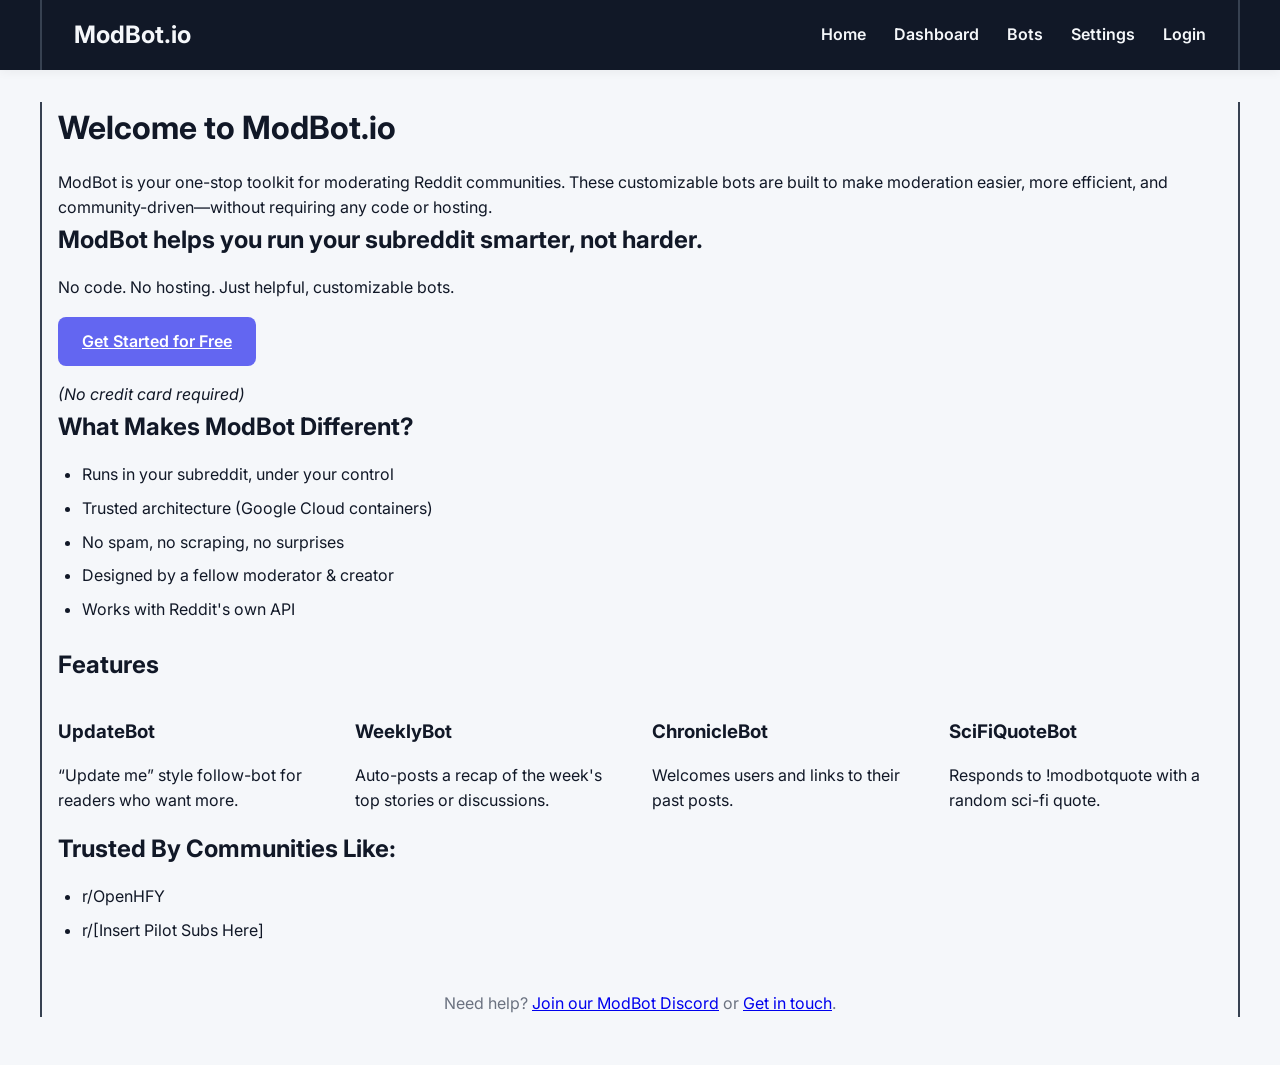
<file: index.html>
<!DOCTYPE html>
<html lang="en">
<head>
  <meta charset="UTF-8" />
  <meta name="viewport" content="width=device-width, initial-scale=1.0"/>
  <title>ModBot.io – Home</title>
  <link rel="stylesheet" href="styles.css"/>
</head>
<body>
  <header>
    <nav class="container">
      <strong>ModBot.io</strong>
      <div class="nav-links">
        <a href="index.html">Home</a>
        <a href="dashboard.html">Dashboard</a>
        <a href="bots.html">Bots</a>
        <a href="settings.html">Settings</a>
        <a href="login.html">Login</a>
      </div>
    </nav>
  </header>

  <main class="container">
    <h1>Welcome to ModBot.io</h1>
    <p>ModBot is your one-stop toolkit for moderating Reddit communities. These customizable bots are built to make moderation easier, more efficient, and community-driven—without requiring any code or hosting.</p>

    <h2>ModBot helps you run your subreddit smarter, not harder.</h2>
    <p>No code. No hosting. Just helpful, customizable bots.</p>

    <a href="free-trial.html" class="button" style="margin: 1em 0;">
      Get Started for Free
    </a>
    <p><em>(No credit card required)</em></p>

    <h2>What Makes ModBot Different?</h2>
    <ul>
      <li>Runs in your subreddit, under your control</li>
      <li>Trusted architecture (Google Cloud containers)</li>
      <li>No spam, no scraping, no surprises</li>
      <li>Designed by a fellow moderator & creator</li>
      <li>Works with Reddit's own API</li>
    </ul>

    <h2>Features</h2>
    <div class="bots">
      <div class="bot"><h3>UpdateBot</h3><p>“Update me” style follow-bot for readers who want more.</p></div>
      <div class="bot"><h3>WeeklyBot</h3><p>Auto-posts a recap of the week's top stories or discussions.</p></div>
      <div class="bot"><h3>ChronicleBot</h3><p>Welcomes users and links to their past posts.</p></div>
      <div class="bot"><h3>SciFiQuoteBot</h3><p>Responds to !modbotquote with a random sci-fi quote.</p></div>
    </div>
    <h2></h2>
    <h2>Trusted By Communities Like:</h2>
    <ul>
      <li>r/OpenHFY</li>
      <li>r/[Insert Pilot Subs Here]</li>
    </ul>

    <footer style="margin-top: 3em;">
      <p>Need help? <a href="#">Join our ModBot Discord</a> or <a href="#">Get in touch</a>.</p>
    </footer>
  </main>
</body>
</html>
</file>
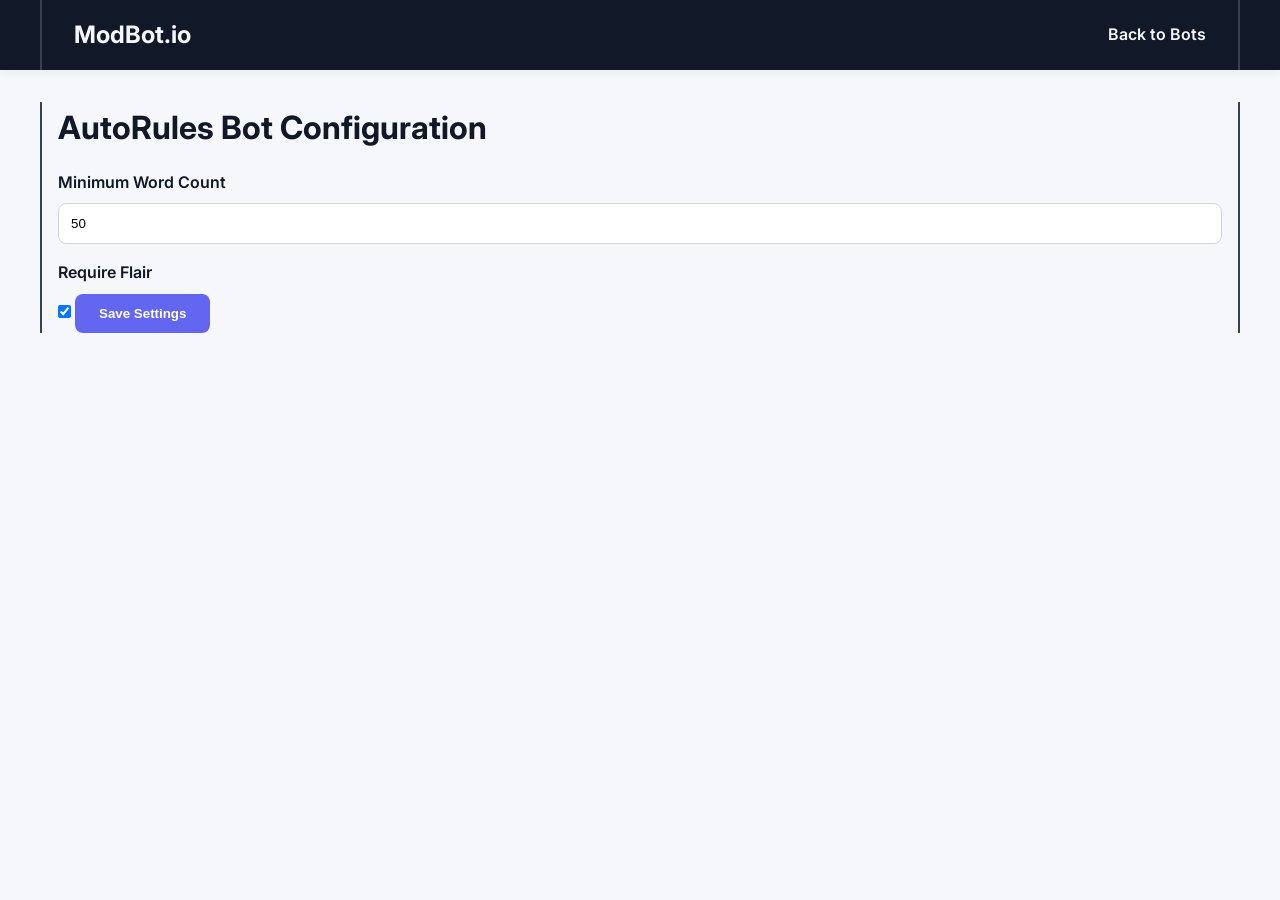
<file: autorulesbot.html>
<!DOCTYPE html>
<html lang="en">
<head>
  <meta charset="UTF-8" />
  <meta name="viewport" content="width=device-width, initial-scale=1.0" />
  <title>Configure AutoRules Bot</title>
  <link rel="stylesheet" href="styles.css" />
</head>
<body>
<header>
  <nav class="container">
    <div class="logo"><strong>ModBot.io</strong></div>
    <div class="nav-links">
      <a href="bots.html">Back to Bots</a>
    </div>
  </nav>
</header>
<main class="container">
  <h1>AutoRules Bot Configuration</h1>
  <form>
    <label for="min-words">Minimum Word Count</label>
    <input type="number" id="min-words" value="50" />
    <label for="require-flair">Require Flair</label>
    <input type="checkbox" id="require-flair" checked />
    <button type="submit" class="button">Save Settings</button>
  </form>
</main>
</body>
</html>
</file>
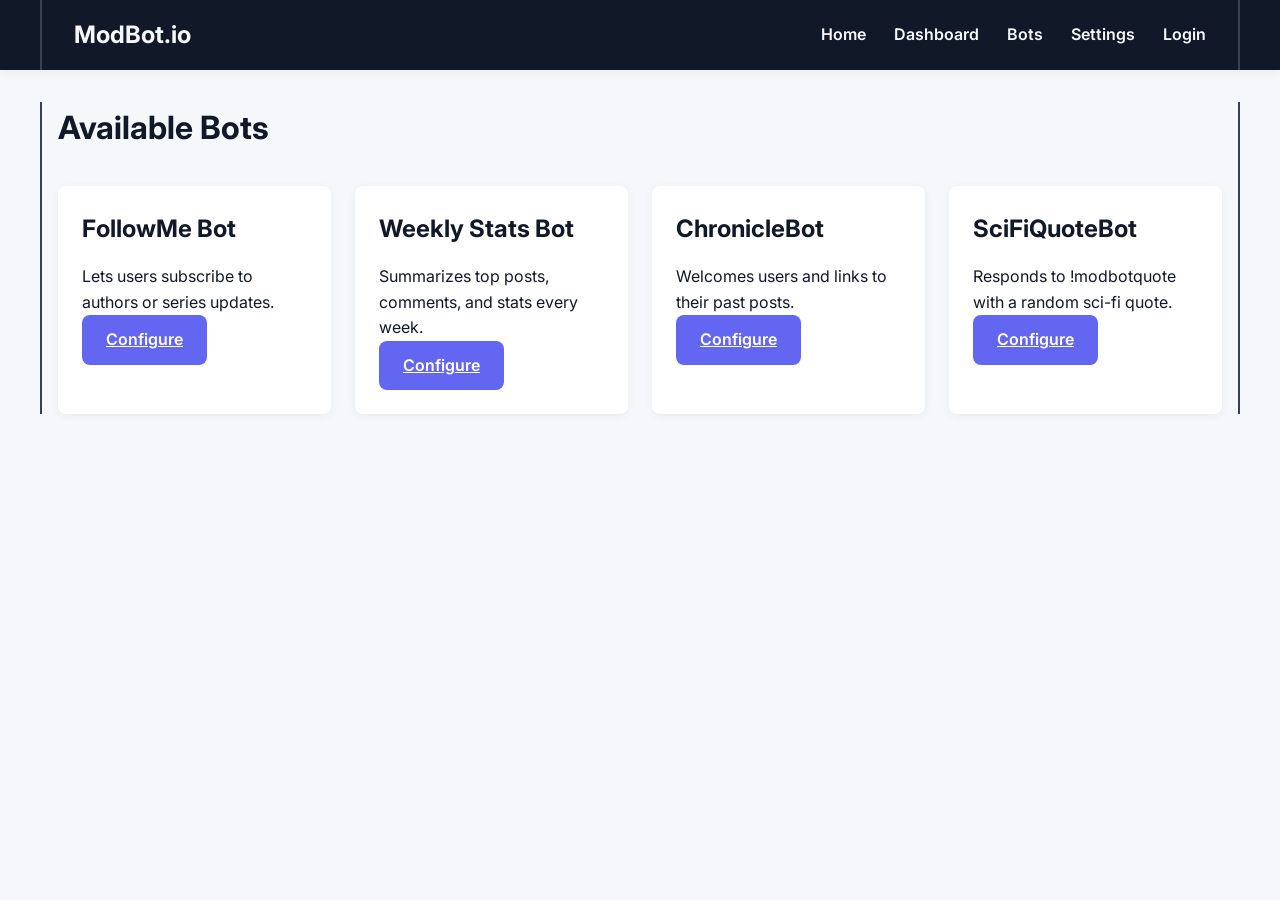
<file: bots.html>
<!DOCTYPE html>
<html lang="en">
<head>
  <meta charset="UTF-8" />
  <meta name="viewport" content="width=device-width, initial-scale=1.0" />
  <title>ModBot.io - Bots</title>
  <link rel="stylesheet" href="styles.css" />
</head>
<body>
<header>
  <nav class="container">
    <div class="logo"><strong>ModBot.io</strong></div>
    <div class="nav-links">
      <a href="index.html">Home</a>
      <a href="dashboard.html">Dashboard</a>
      <a href="bots.html">Bots</a>
      <a href="settings.html">Settings</a>
      <a href="login.html">Login</a>
    </div>
  </nav>
</header>
<main class="container">
  <h1>Available Bots</h1>
  <div class="bots">
    <div class="bot-card">
      <h2>FollowMe Bot</h2>
      <p>Lets users subscribe to authors or series updates.</p>
      <a href="updatebot.html" class="button">Configure</a>
    </div>
    <div class="bot-card">
      <h2>Weekly Stats Bot</h2>
      <p>Summarizes top posts, comments, and stats every week.</p>
      <a href="weeklybot.html" class="button">Configure</a>
    </div>
    <div class="bot-card">
      <h2>ChronicleBot</h2>
      <p>Welcomes users and links to their past posts.</p>
      <a href="chroniclebot.html" class="button">Configure</a>
    </div>
    <div class="bot-card">
      <h2>SciFiQuoteBot</h2>
      <p>Responds to !modbotquote with a random sci-fi quote.</p>
      <a href="Scifiquotebot.html" class="button">Configure</a>
    </div>
  </div>
</main>
</body>
</html>
</file>
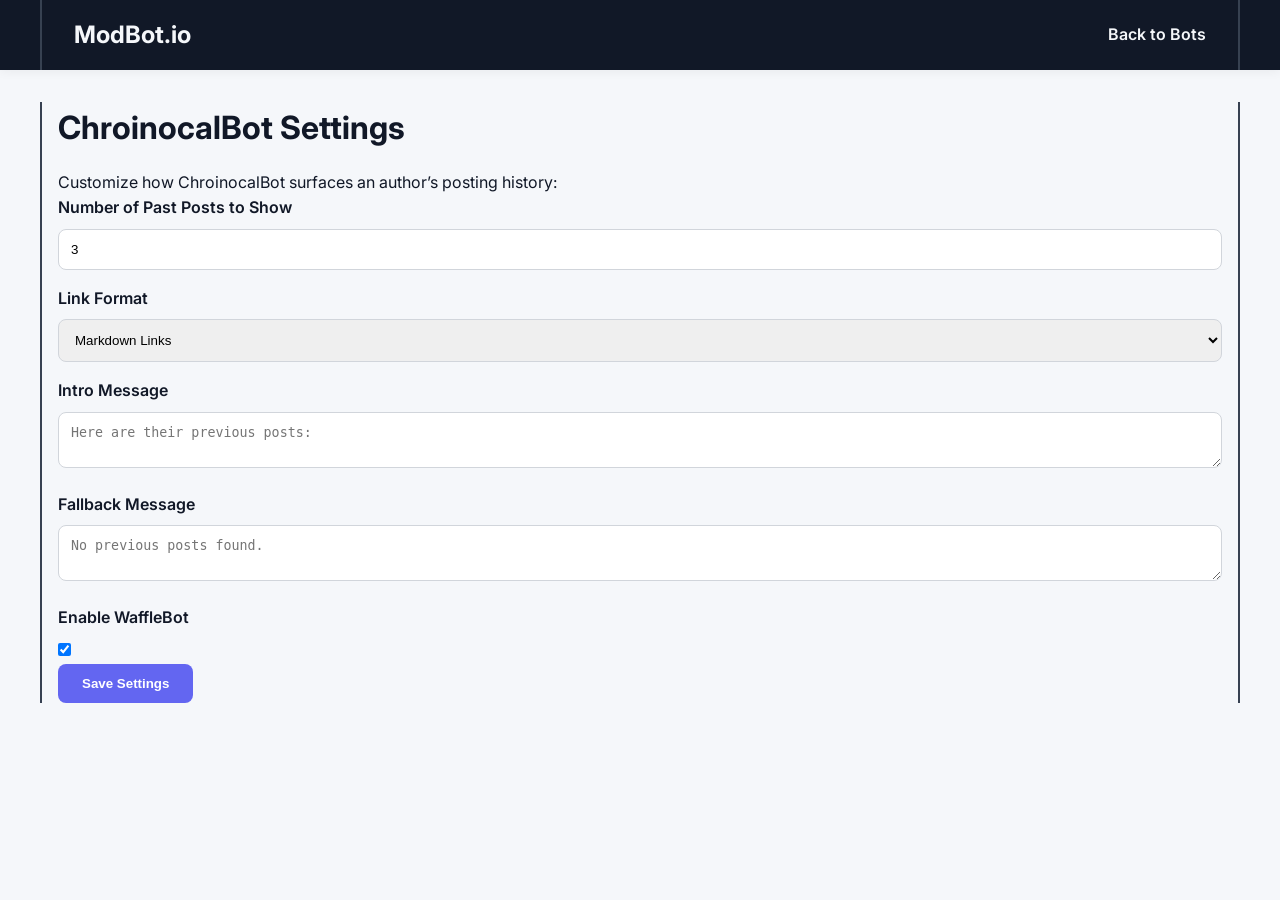
<file: chroniclebot.html>
<!DOCTYPE html>
<html lang="en">
<head>
  <meta charset="UTF-8" />
  <meta name="viewport" content="width=device-width, initial-scale=1.0" />
  <title>Configure WaffleBot</title>
  <link rel="stylesheet" href="styles.css" />
</head>
<body>
<header>
  <nav class="container">
    <strong>ModBot.io</strong>
    <div class="nav-links">
      <a href="bots.html">Back to Bots</a>
    </div>
  </nav>
</header>
<main class="container">
  <h1>ChroinocalBot Settings</h1>
  <p>Customize how ChroinocalBot surfaces an author’s posting history:</p>
  <form>
    <label for="history-limit">Number of Past Posts to Show</label>
    <input type="number" id="history-limit" value="3" />

    <label for="link-format">Link Format</label>
    <select id="link-format">
      <option>Markdown Links</option>
      <option>Plain URLs</option>
    </select>

    <label for="intro-message">Intro Message</label>
    <textarea id="intro-message" placeholder="Here are their previous posts:"></textarea>

    <label for="fallback-message">Fallback Message</label>
    <textarea id="fallback-message" placeholder="No previous posts found."></textarea>

    <div>
      <label for="enable-wafflebot">Enable WaffleBot</label>
      <input type="checkbox" id="enable-wafflebot" checked />
    </div>

    <button type="submit" class="button">Save Settings</button>
  </form>
</main>
</body>
</html>
</file>
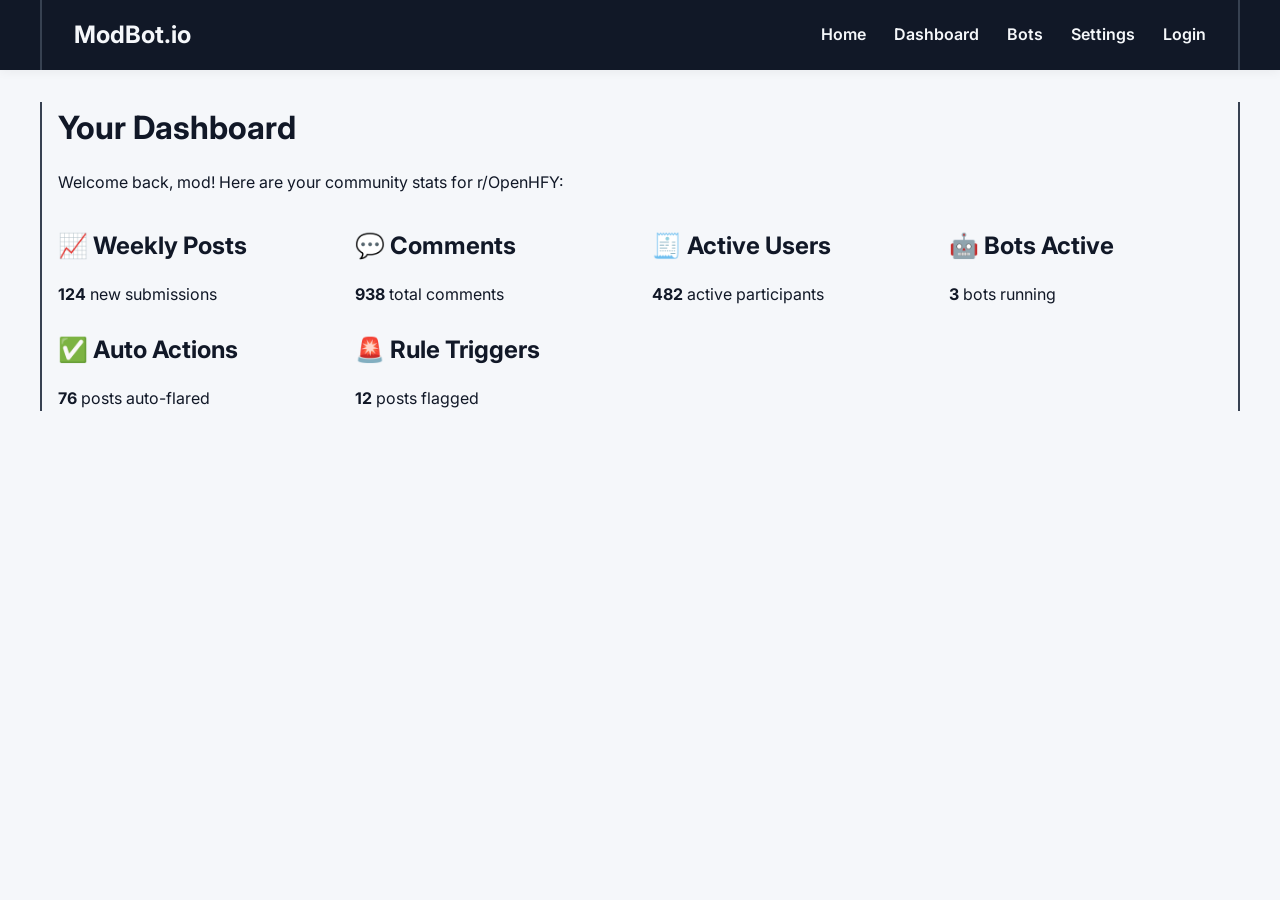
<file: dashboard.html>
<!DOCTYPE html>
<html>
<head>
  <title>Dashboard</title>
  <link rel="stylesheet" href="styles.css">
</head>
<body>
  <header>
    <nav class="container">
      <div class="logo"><strong>ModBot.io</strong></div>
      <div class="nav-links">
        <a href="index.html">Home</a>
        <a href="dashboard.html">Dashboard</a>
        <a href="bots.html">Bots</a>
        <a href="settings.html">Settings</a>
        <a href="login.html">Login</a>
      </div>
    </nav>
  </header>

<main class="container">
  <h1>Your Dashboard</h1>
  <p>Welcome back, mod! Here are your community stats for r/OpenHFY:</p>

  <section class="dashboard-stats">
    <div class="stat-box">
      <h2>📈 Weekly Posts</h2>
      <p><strong>124</strong> new submissions</p>
    </div>
    <div class="stat-box">
      <h2>💬 Comments</h2>
      <p><strong>938</strong> total comments</p>
    </div>
    <div class="stat-box">
      <h2>🧾 Active Users</h2>
      <p><strong>482</strong> active participants</p>
    </div>
    <div class="stat-box">
      <h2>🤖 Bots Active</h2>
      <p><strong>3</strong> bots running</p>
    </div>
    <div class="stat-box">
      <h2>✅ Auto Actions</h2>
      <p><strong>76</strong> posts auto-flared</p>
    </div>
    <div class="stat-box">
      <h2>🚨 Rule Triggers</h2>
      <p><strong>12</strong> posts flagged</p>
    </div>
  </section>
</main>
</body>
</html>
</file>
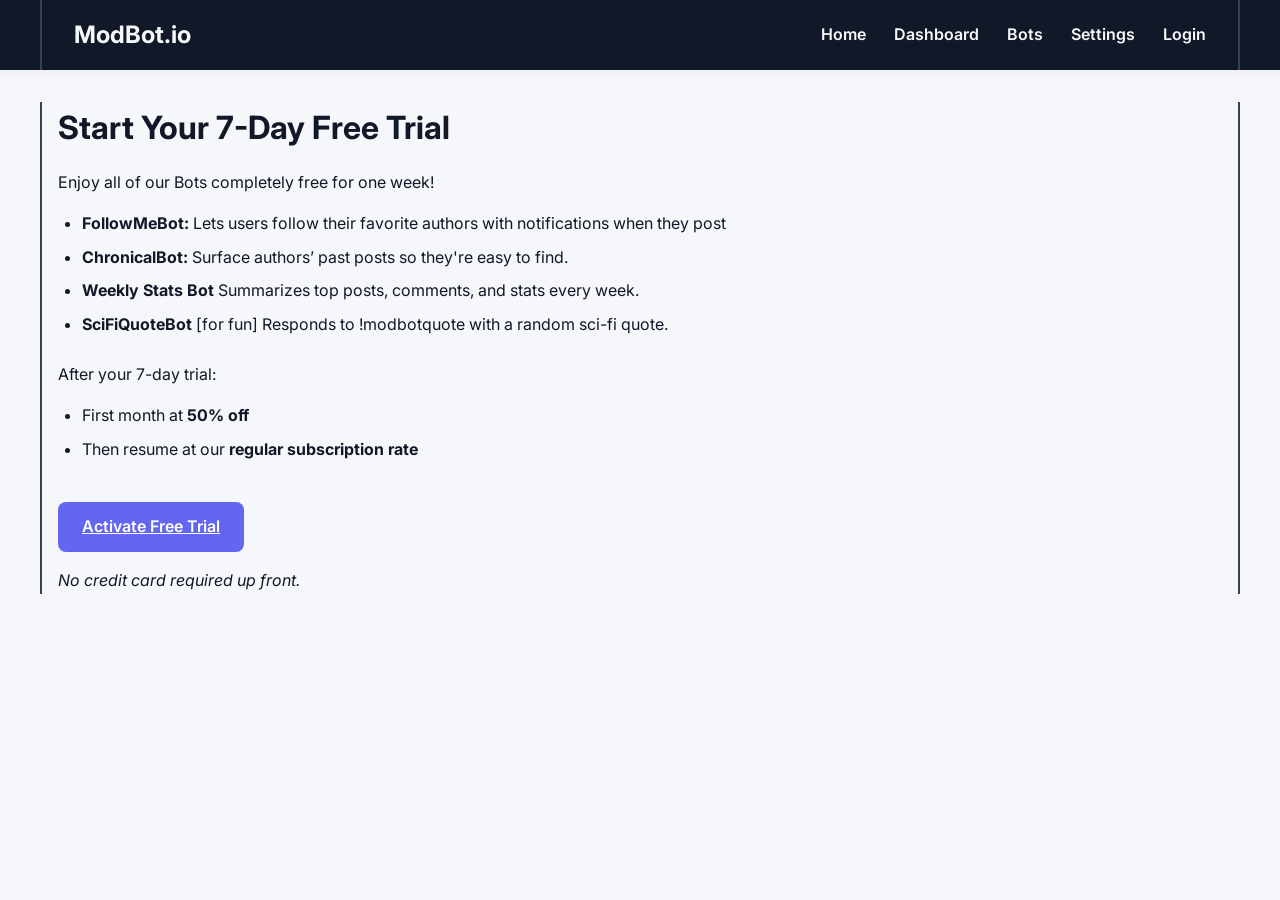
<file: free-trial.html>
<!DOCTYPE html>
<html lang="en">
<head>
  <meta charset="UTF-8" />
  <meta name="viewport" content="width=device-width, initial-scale=1.0"/>
  <title>ModBot.io – 7-Day Free Trial</title>
  <link rel="stylesheet" href="styles.css"/>
</head>
<body>
  <header>
    <nav class="container">
      <strong>ModBot.io</strong>
      <div class="nav-links">
        <a href="index.html">Home</a>
        <a href="dashboard.html">Dashboard</a>
        <a href="bots.html">Bots</a>
        <a href="settings.html">Settings</a>
        <a href="login.html">Login</a>
      </div>
    </nav>
  </header>

  <main class="container">
    <h1>Start Your 7-Day Free Trial</h1>
    <p>Enjoy all of our Bots completely free for one week!</p>
    <h1></h1>
    <ul>
      <li><strong>FollowMeBot:</strong> Lets users follow their favorite authors with notifications when they post</li>
      <li><strong>ChronicalBot:</strong> Surface authors’ past posts so they're easy to find.</li>
      <li><strong>Weekly Stats Bot</strong> Summarizes top posts, comments, and stats every week.</li>
      <li><strong>SciFiQuoteBot</strong> [for fun] Responds to !modbotquote with a random sci-fi quote.</li>
    </ul>

    <p>After your 7-day trial:</p>
    <h3></h3>
    <ul>
      <li>First month at <strong>50% off</strong></li>
      <li>Then resume at our <strong>regular subscription rate</strong></li>
    </ul>

    <a href="signup.html" class="button" style="margin: 1em 0;">Activate Free Trial</a>
    <p><em>No credit card required up front.</em></p>
  </main>
</body>
</html>
</file>
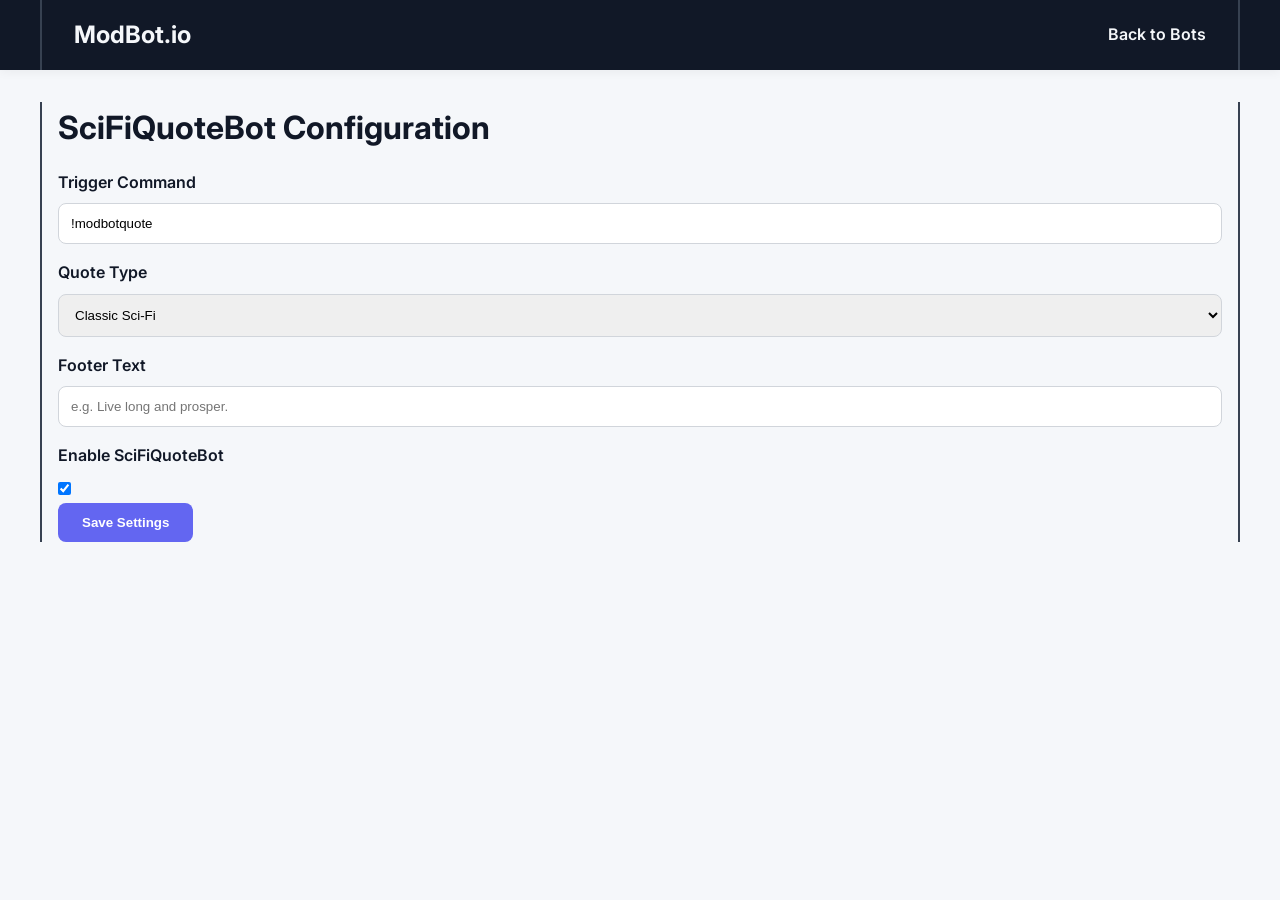
<file: Scifiquotebot.html>
<!DOCTYPE html>
<html lang="en">
<head>
  <meta charset="UTF-8" />
  <meta name="viewport" content="width=device-width, initial-scale=1.0" />
  <title>Configure SciFiQuoteBot</title>
  <link rel="stylesheet" href="styles.css" />
</head>
<body>
<header>
  <nav class="container">
    <div class="logo"><strong>ModBot.io</strong></div>
    <div class="nav-links">
      <a href="bots.html">Back to Bots</a>
    </div>
  </nav>
</header>
<main class="container">
  <h1>SciFiQuoteBot Configuration</h1>
  <form>
    <label for="trigger-command">Trigger Command</label>
    <input type="text" id="trigger-command" value="!modbotquote" />

    <label for="quote-type">Quote Type</label>
    <select id="quote-type">
      <option>Classic Sci-Fi</option>
      <option>Modern Sci-Fi</option>
      <option>Random</option>
    </select>

    <label for="footer-text">Footer Text</label>
    <input type="text" id="footer-text" placeholder="e.g. Live long and prosper." />

    <div>
      <label for="enable-quotebot">Enable SciFiQuoteBot</label>
      <input type="checkbox" id="enable-quotebot" checked />
    </div>

    <button type="submit" class="button">Save Settings</button>
  </form>
</main>
</body>
</html>
</file>
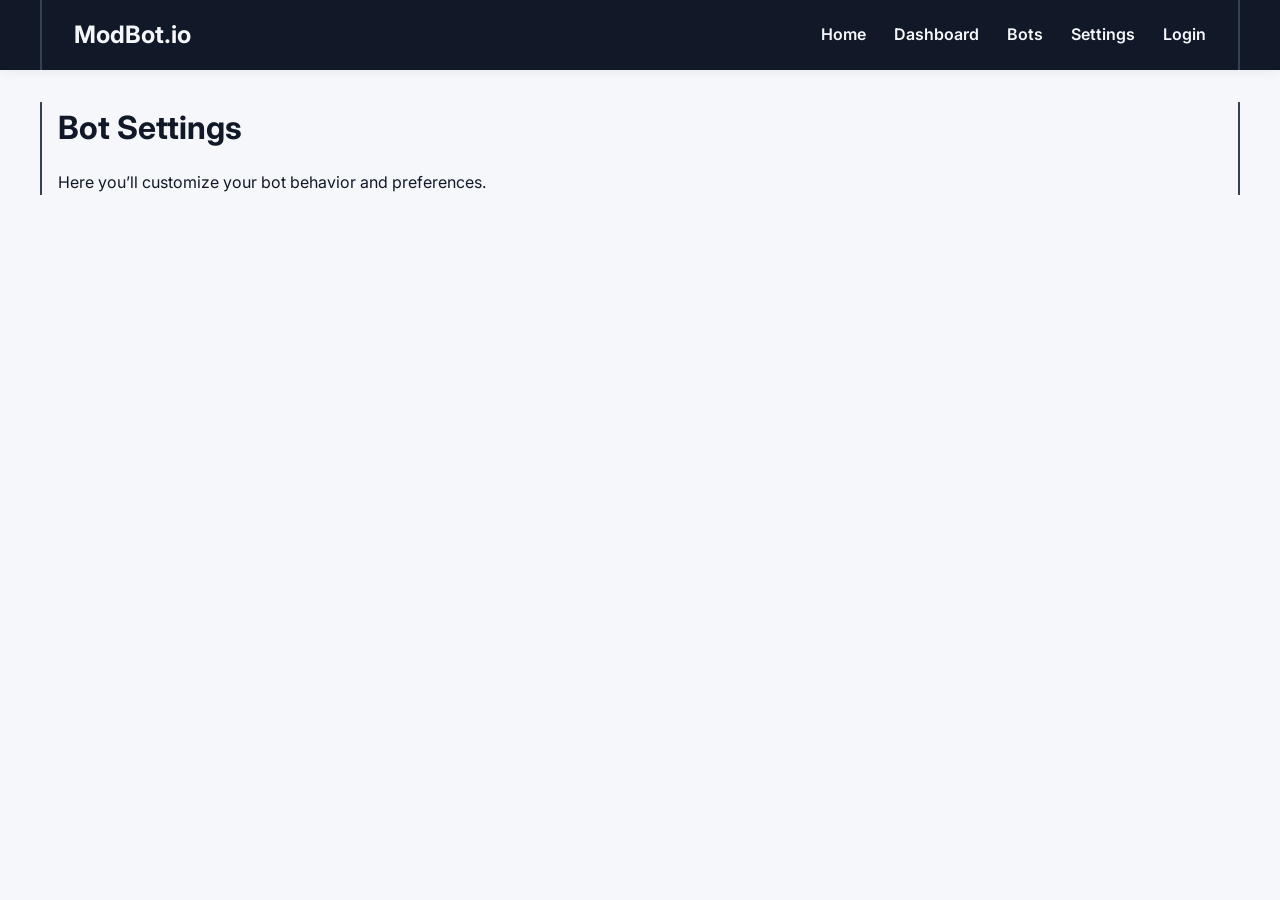
<file: settings.html>
<!DOCTYPE html>
<html lang="en">
<head>
  <meta charset="UTF-8" />
  <meta name="viewport" content="width=device-width, initial-scale=1.0" />
  <title>ModBot.io - Bot Settings</title>
  <link rel="stylesheet" href="styles.css" />
</head>
<body>
  <header>
    <nav class="container">
      <div class="logo"><strong>ModBot.io</strong></div>
      <div class="nav-links">
        <a href="index.html">Home</a>
        <a href="dashboard.html">Dashboard</a>
        <a href="bots.html">Bots</a>
        <a href="settings.html">Settings</a>
        <a href="login.html">Login</a>
      </div>
    </nav>
  </header>

  <main class="container">
    <h1>Bot Settings</h1>
    <p>Here you’ll customize your bot behavior and preferences.</p>
  </main>
</body>
</html>
</file>
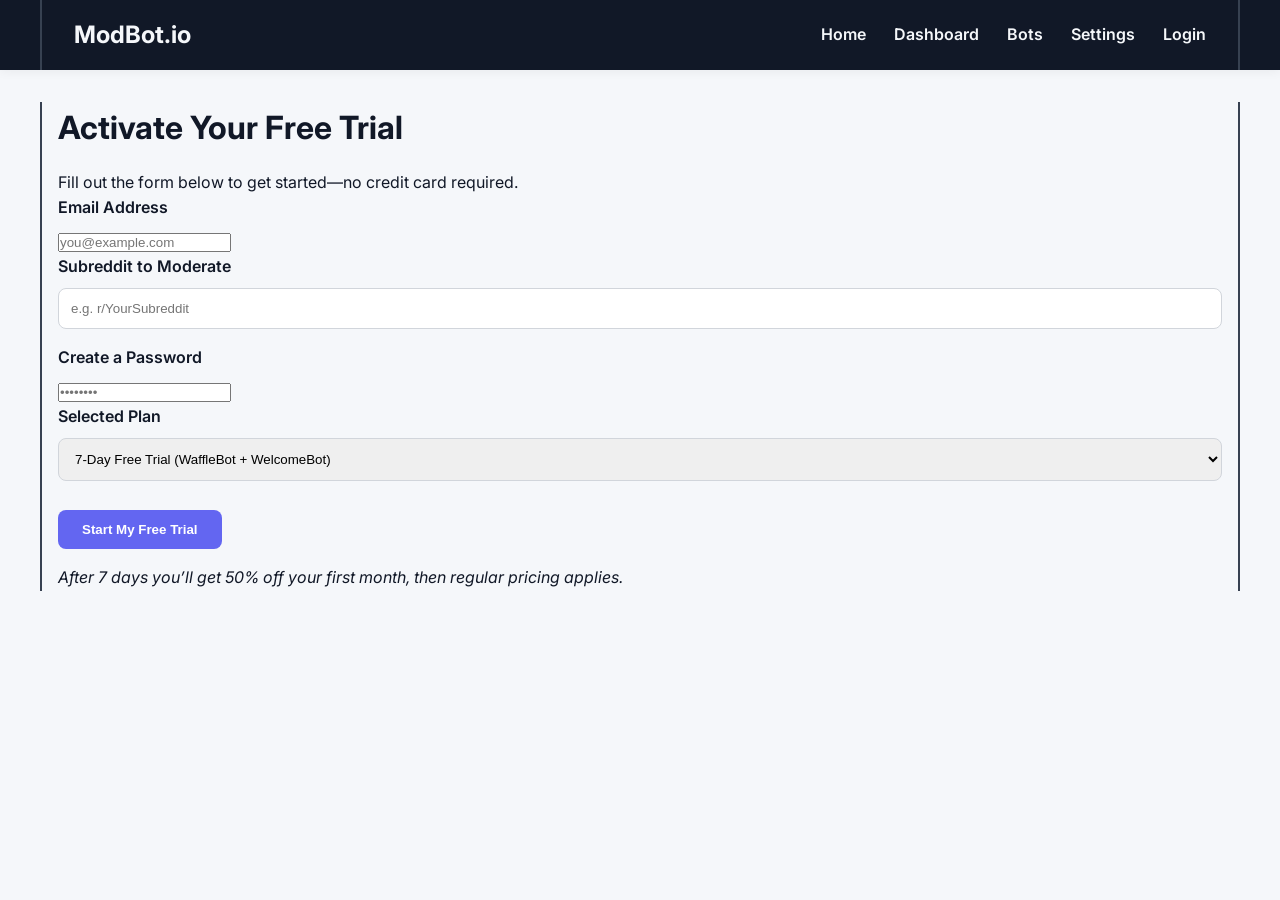
<file: signup.html>
<!DOCTYPE html>
<html lang="en">
<head>
  <meta charset="UTF-8" />
  <meta name="viewport" content="width=device-width, initial-scale=1.0"/>
  <title>ModBot.io – Activate Free Trial</title>
  <link rel="stylesheet" href="styles.css"/>
</head>
<body>
  <header>
    <nav class="container">
      <strong>ModBot.io</strong>
      <div class="nav-links">
        <a href="index.html">Home</a>
        <a href="dashboard.html">Dashboard</a>
        <a href="bots.html">Bots</a>
        <a href="settings.html">Settings</a>
        <a href="login.html">Login</a>
      </div>
    </nav>
  </header>

  <main class="container">
    <h1>Activate Your Free Trial</h1>
    <p>Fill out the form below to get started—no credit card required.</p>

    <form>
      <label for="email">Email Address</label>
      <input type="email" id="email" placeholder="you@example.com" required />

      <label for="subreddit">Subreddit to Moderate</label>
      <input type="text" id="subreddit" placeholder="e.g. r/YourSubreddit" required />

      <label for="password">Create a Password</label>
      <input type="password" id="password" placeholder="••••••••" required />

      <label for="plan">Selected Plan</label>
      <select id="plan">
        <option>7-Day Free Trial (WaffleBot + WelcomeBot)</option>
      </select>

      <button type="submit" class="button" style="margin-top: 1em;">
        Start My Free Trial
      </button>
    </form>

    <p style="margin-top: 1em;"><em>After 7 days you’ll get 50% off your first month, then regular pricing applies.</em></p>
  </main>
</body>
</html>
</file>
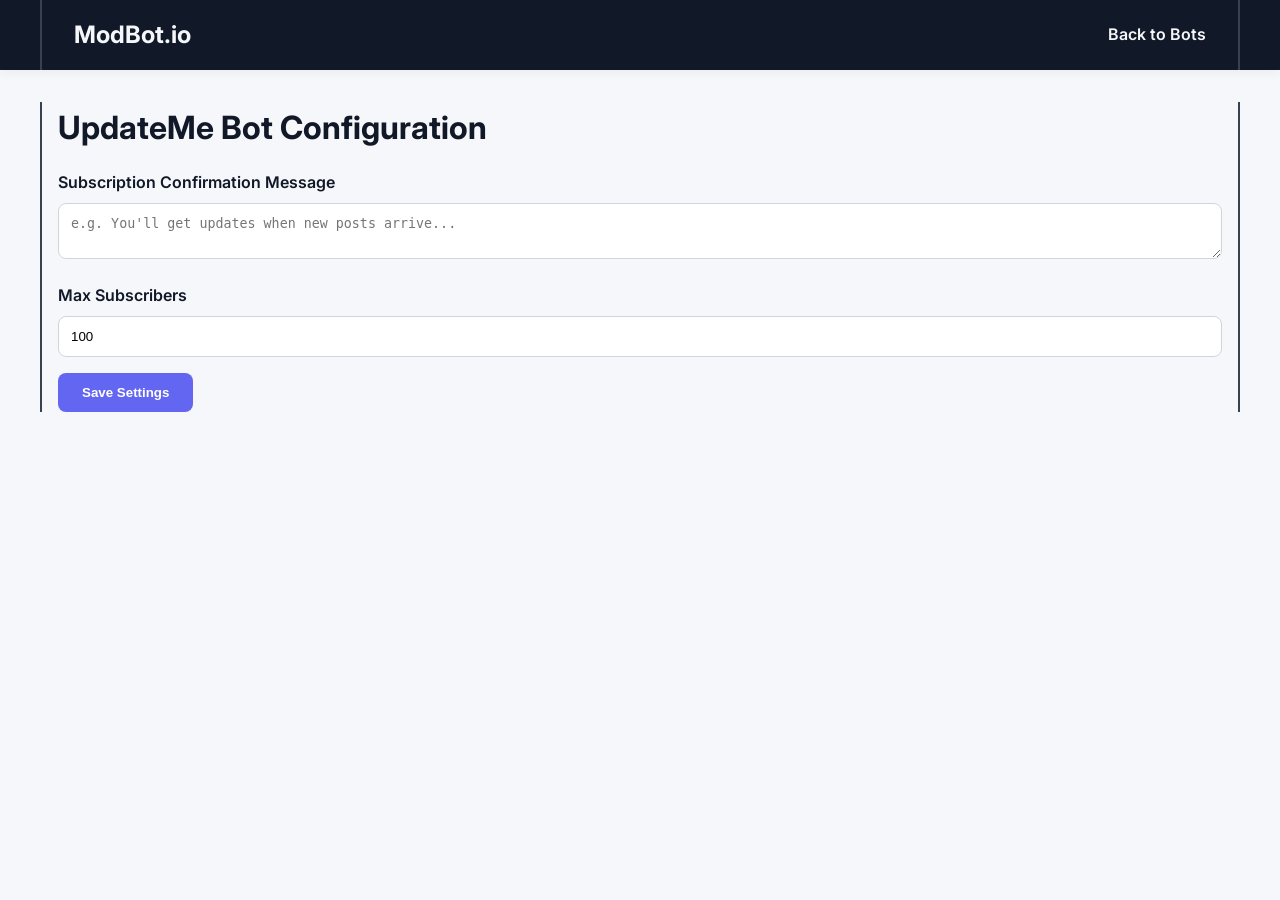
<file: updatebot.html>
<!DOCTYPE html>
<html lang="en">
<head>
  <meta charset="UTF-8" />
  <meta name="viewport" content="width=device-width, initial-scale=1.0" />
  <title>Configure UpdateMe Bot</title>
  <link rel="stylesheet" href="styles.css" />
</head>
<body>
<header>
  <nav class="container">
    <div class="logo"><strong>ModBot.io</strong></div>
    <div class="nav-links">
      <a href="bots.html">Back to Bots</a>
    </div>
  </nav>
</header>
<main class="container">
  <h1>UpdateMe Bot Configuration</h1>
  <form>
    <label for="subscription-message">Subscription Confirmation Message</label>
    <textarea id="subscription-message" placeholder="e.g. You'll get updates when new posts arrive..."></textarea>
    <label for="max-subscribers">Max Subscribers</label>
    <input type="number" id="max-subscribers" value="100" />
    <button type="submit" class="button">Save Settings</button>
  </form>
</main>
</body>
</html>
</file>
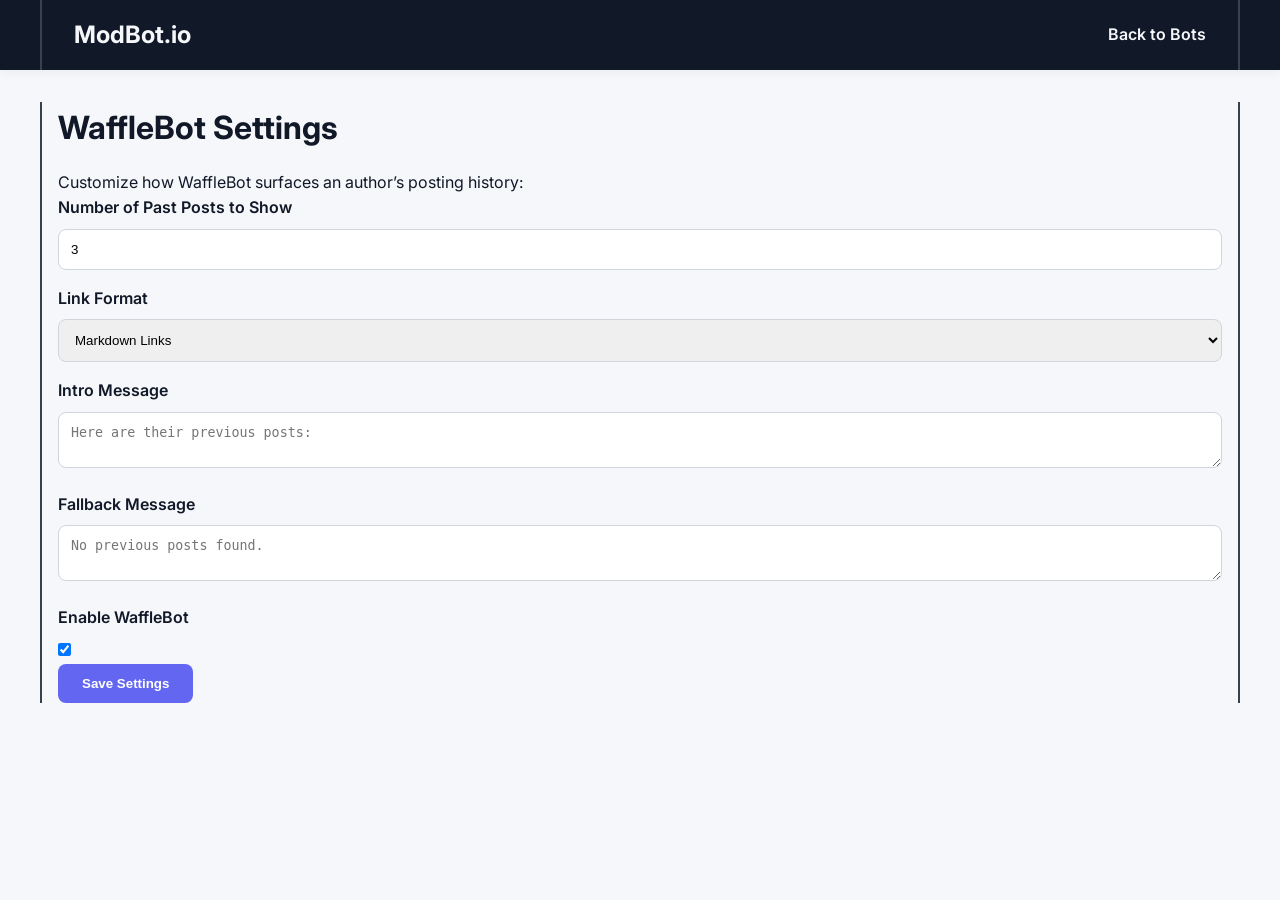
<file: wafflebot.html>
<!DOCTYPE html>
<html lang="en">
<head>
  <meta charset="UTF-8" />
  <meta name="viewport" content="width=device-width, initial-scale=1.0" />
  <title>Configure WaffleBot</title>
  <link rel="stylesheet" href="styles.css" />
</head>
<body>
<header>
  <nav class="container">
    <strong>ModBot.io</strong>
    <div class="nav-links">
      <a href="bots.html">Back to Bots</a>
    </div>
  </nav>
</header>
<main class="container">
  <h1>WaffleBot Settings</h1>
  <p>Customize how WaffleBot surfaces an author’s posting history:</p>
  <form>
    <label for="history-limit">Number of Past Posts to Show</label>
    <input type="number" id="history-limit" value="3" />

    <label for="link-format">Link Format</label>
    <select id="link-format">
      <option>Markdown Links</option>
      <option>Plain URLs</option>
    </select>

    <label for="intro-message">Intro Message</label>
    <textarea id="intro-message" placeholder="Here are their previous posts:"></textarea>

    <label for="fallback-message">Fallback Message</label>
    <textarea id="fallback-message" placeholder="No previous posts found."></textarea>

    <div>
      <label for="enable-wafflebot">Enable WaffleBot</label>
      <input type="checkbox" id="enable-wafflebot" checked />
    </div>

    <button type="submit" class="button">Save Settings</button>
  </form>
</main>
</body>
</html>
</file>
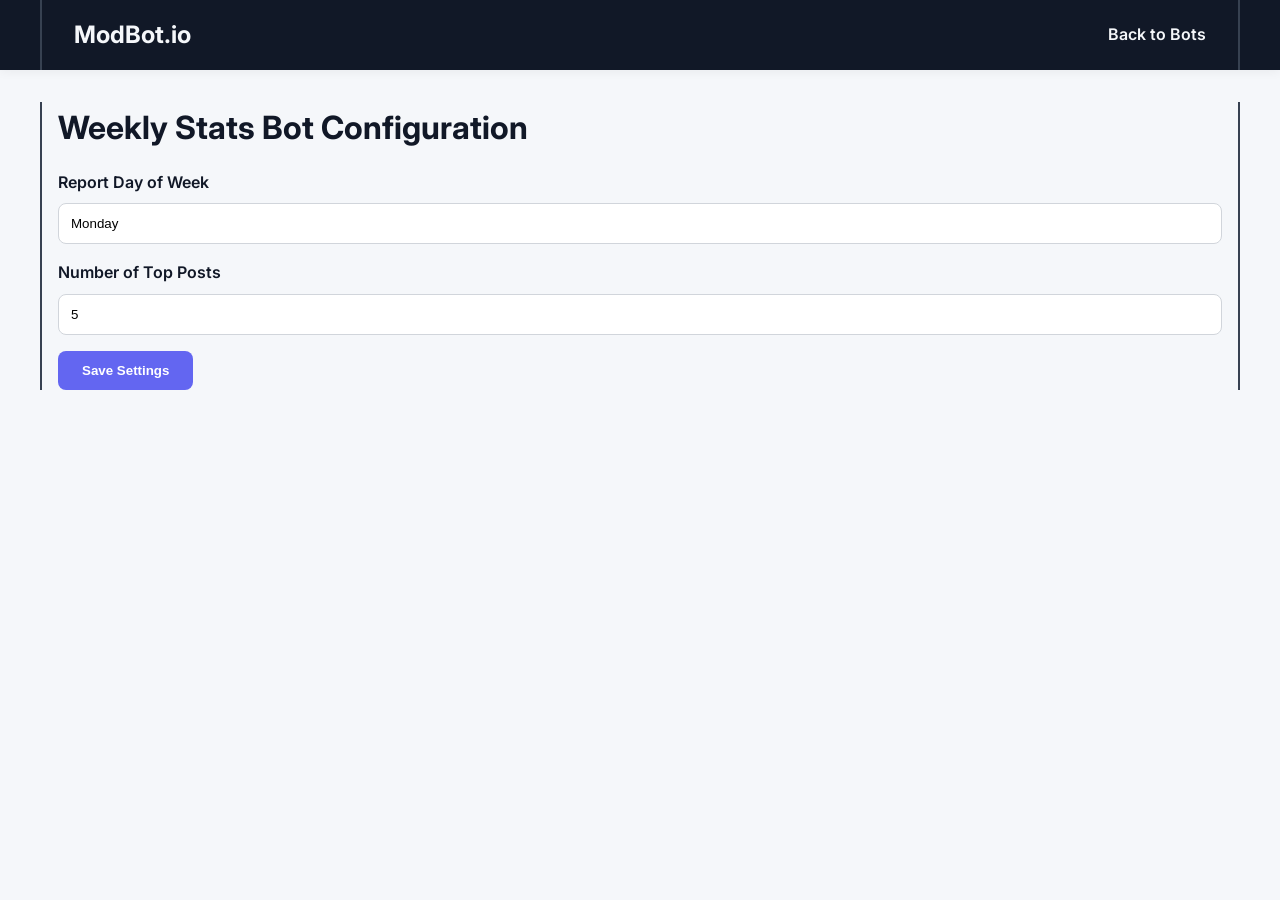
<file: weeklybot.html>
<!DOCTYPE html>
<html lang="en">
<head>
  <meta charset="UTF-8" />
  <meta name="viewport" content="width=device-width, initial-scale=1.0" />
  <title>Configure Weekly Stats Bot</title>
  <link rel="stylesheet" href="styles.css" />
</head>
<body>
<header>
  <nav class="container">
    <div class="logo"><strong>ModBot.io</strong></div>
    <div class="nav-links">
      <a href="bots.html">Back to Bots</a>
    </div>
  </nav>
</header>
<main class="container">
  <h1>Weekly Stats Bot Configuration</h1>
  <form>
    <label for="report-day">Report Day of Week</label>
    <input type="text" id="report-day" value="Monday" />
    <label for="top-count">Number of Top Posts</label>
    <input type="number" id="top-count" value="5" />
    <button type="submit" class="button">Save Settings</button>
  </form>
</main>
</body>
</html>
</file>
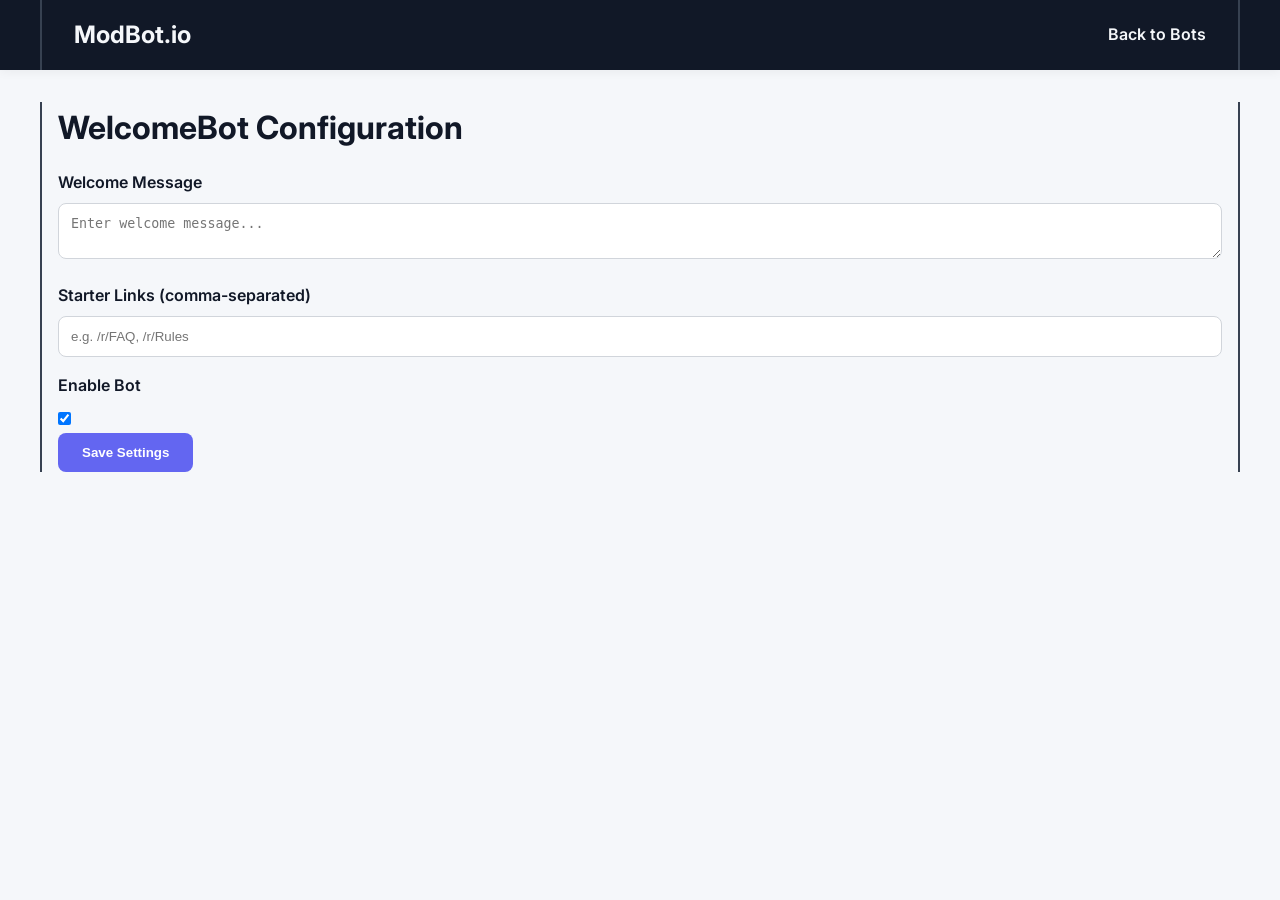
<file: welcomebot.html>
<!DOCTYPE html>
<html lang="en">
<head>
  <meta charset="UTF-8" />
  <meta name="viewport" content="width=device-width, initial-scale=1.0" />
  <title>Configure WelcomeBot</title>
  <link rel="stylesheet" href="styles.css" />
</head>
<body>
<header>
  <nav class="container">
    <div class="logo"><strong>ModBot.io</strong></div>
    <div class="nav-links">
      <a href="bots.html">Back to Bots</a>
    </div>
  </nav>
</header>
<main class="container">
  <h1>WelcomeBot Configuration</h1>
  <form>
    <label for="welcome-message">Welcome Message</label>
    <textarea id="welcome-message" placeholder="Enter welcome message..."></textarea>
    <label for="starter-links">Starter Links (comma-separated)</label>
    <input type="text" id="starter-links" placeholder="e.g. /r/FAQ, /r/Rules" />
    <div>
      <label for="enable-bot">Enable Bot</label>
      <input type="checkbox" id="enable-bot" checked />
    </div>
    <button type="submit" class="button">Save Settings</button>
  </form>
</main>
</body>
</html>
</file>
<file: styles.css>
@import url('https://fonts.googleapis.com/css2?family=Inter:wght@400;600&display=swap');

:root {
  --bg: #f5f7fa;
  --fg: #111827;
  --accent: #6366f1;
  --card-bg: #ffffff;
  --header-bg: #111827;
  --header-fg: #f5f7fa;
  --radius: 8px;
  --shadow: 0 2px 10px rgba(0,0,0,0.05);
  --border-color: #374151; /* Dark border colour */
}

/* Reset */
* {
  box-sizing: border-box;
  margin: 0;
  padding: 0;
}

body {
  font-family: 'Inter', sans-serif;
  background-color: var(--bg);
  color: var(--fg);
  line-height: 1.6;
}

/* Header */
header {
  background-color: var(--header-bg);
  box-shadow: var(--shadow);
  position: sticky;
  top: 0;
  z-index: 1000;
}
header nav.container {
  max-width: 1200px;
  margin: 0 auto;
  padding: 1rem 2rem;
  display: flex;
  justify-content: space-between;
  align-items: center;
}
header strong {
  color: var(--header-fg);
  font-size: 1.5rem;
}
nav a {
  margin-left: 1.5rem;
  text-decoration: none;
  color: var(--header-fg);
  font-weight: 600;
  transition: color 0.2s;
}
nav a:hover {
  color: var(--accent);
}

/* Main container with dark borders */
.container {
  max-width: 1200px;
  margin: 2rem auto;
  padding: 0 1rem;
  border-left: 2px solid var(--border-color);
  border-right: 2px solid var(--border-color);
}

/* Ensure lists have proper indent inside bordered container */
.container ul {
  padding-left: 1.5rem;
  margin-bottom: 1.5rem;
}
.container ul li {
  margin-bottom: 0.5rem;
}

h1, h2, h3 {
  margin-bottom: 1rem;
}
.hero p, .features ul, .footer {
  margin-bottom: 1.5rem;
}

.bots, .dashboard-stats {
  display: grid;
  grid-template-columns: repeat(auto-fit, minmax(250px, 1fr));
  gap: 1.5rem;
  margin-top: 2rem;
}

.card, .bot-card, .stat-card {
  background-color: var(--card-bg);
  border-radius: var(--radius);
  box-shadow: var(--shadow);
  padding: 1.5rem;
}

.button, button {
  display: inline-block;
  padding: 0.75rem 1.5rem;
  background-color: var(--accent);
  color: #fff;
  border: none;
  border-radius: var(--radius);
  font-weight: 600;
  cursor: pointer;
  transition: background-color 0.2s;
}
.button:hover, button:hover {
  background-color: #4f46e5;
}

input[type="text"], input[type="number"], textarea, select {
  width: 100%;
  padding: 0.75rem;
  border: 1px solid #d1d5db;
  border-radius: var(--radius);
  margin-bottom: 1rem;
}
label {
  display: block;
  margin-bottom: 0.5rem;
  font-weight: 600;
}

/* Toggle switch styles */
.switch {
  display: inline-block;
  width: 50px; height: 24px;
  position: relative;
}
.switch input {
  opacity: 0;
  width: 0; height: 0;
}
.slider {
  position: absolute; cursor: pointer;
  top: 0; left: 0; right: 0; bottom: 0;
  background-color: #ccc;
  transition: 0.4s;
  border-radius: 24px;
}
.slider:before {
  content: "";
  position: absolute;
  height: 20px; width: 20px;
  left: 2px; bottom: 2px;
  background-color: #fff;
  transition: 0.4s;
  border-radius: 50%;
}
input:checked + .slider {
  background-color: #4ade80;
}
input:checked + .slider:before {
  transform: translateX(26px);
}

footer {
  text-align: center;
  color: #6b7280;
  margin: 3rem 0;
}

/* Responsive */
@media (max-width: 640px) {
  header nav.container {
    padding: 1rem;
  }
  header strong {
    font-size: 1.25rem;
  }
  nav a {
    margin-left: 1rem;
    font-size: 0.875rem;
  }
  .container {
    border-left: none;
    border-right: none;
    margin: 1.5rem auto;
    padding: 0 0.75rem;
  }
}
</file>
